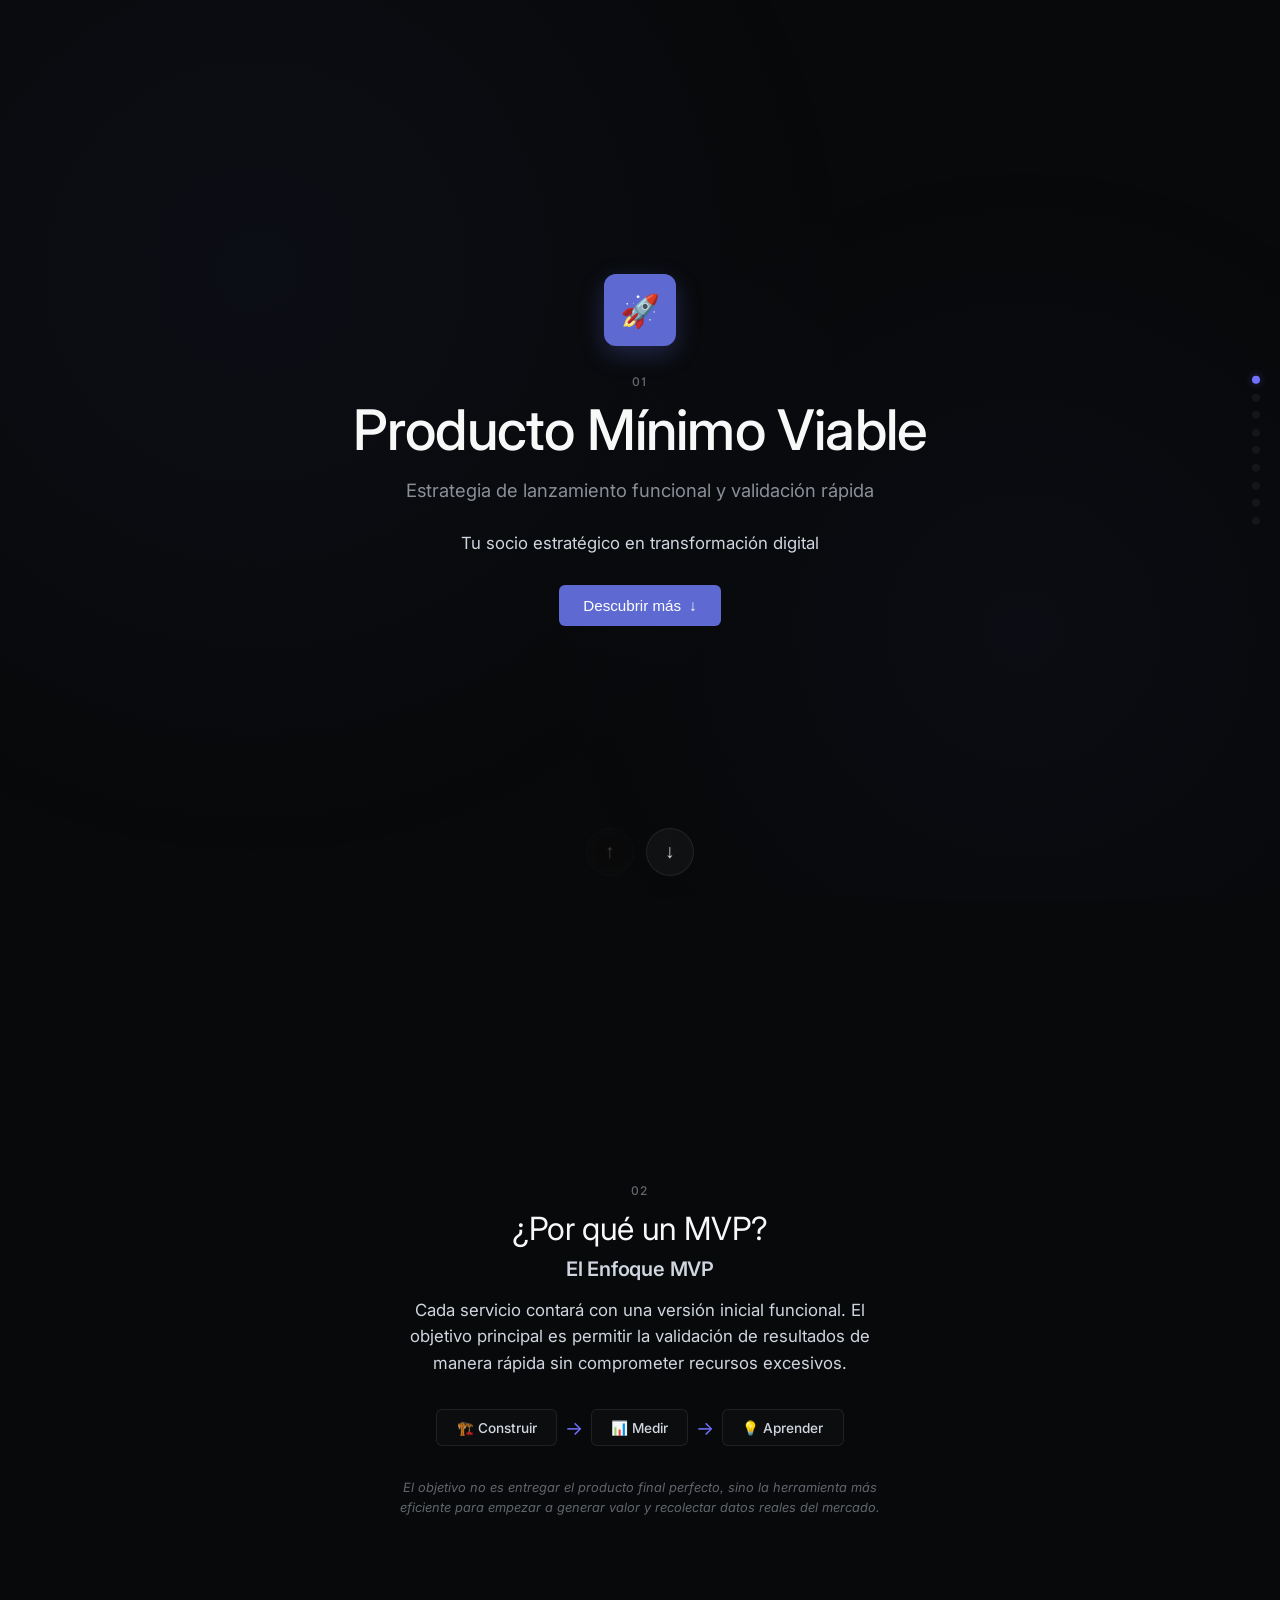
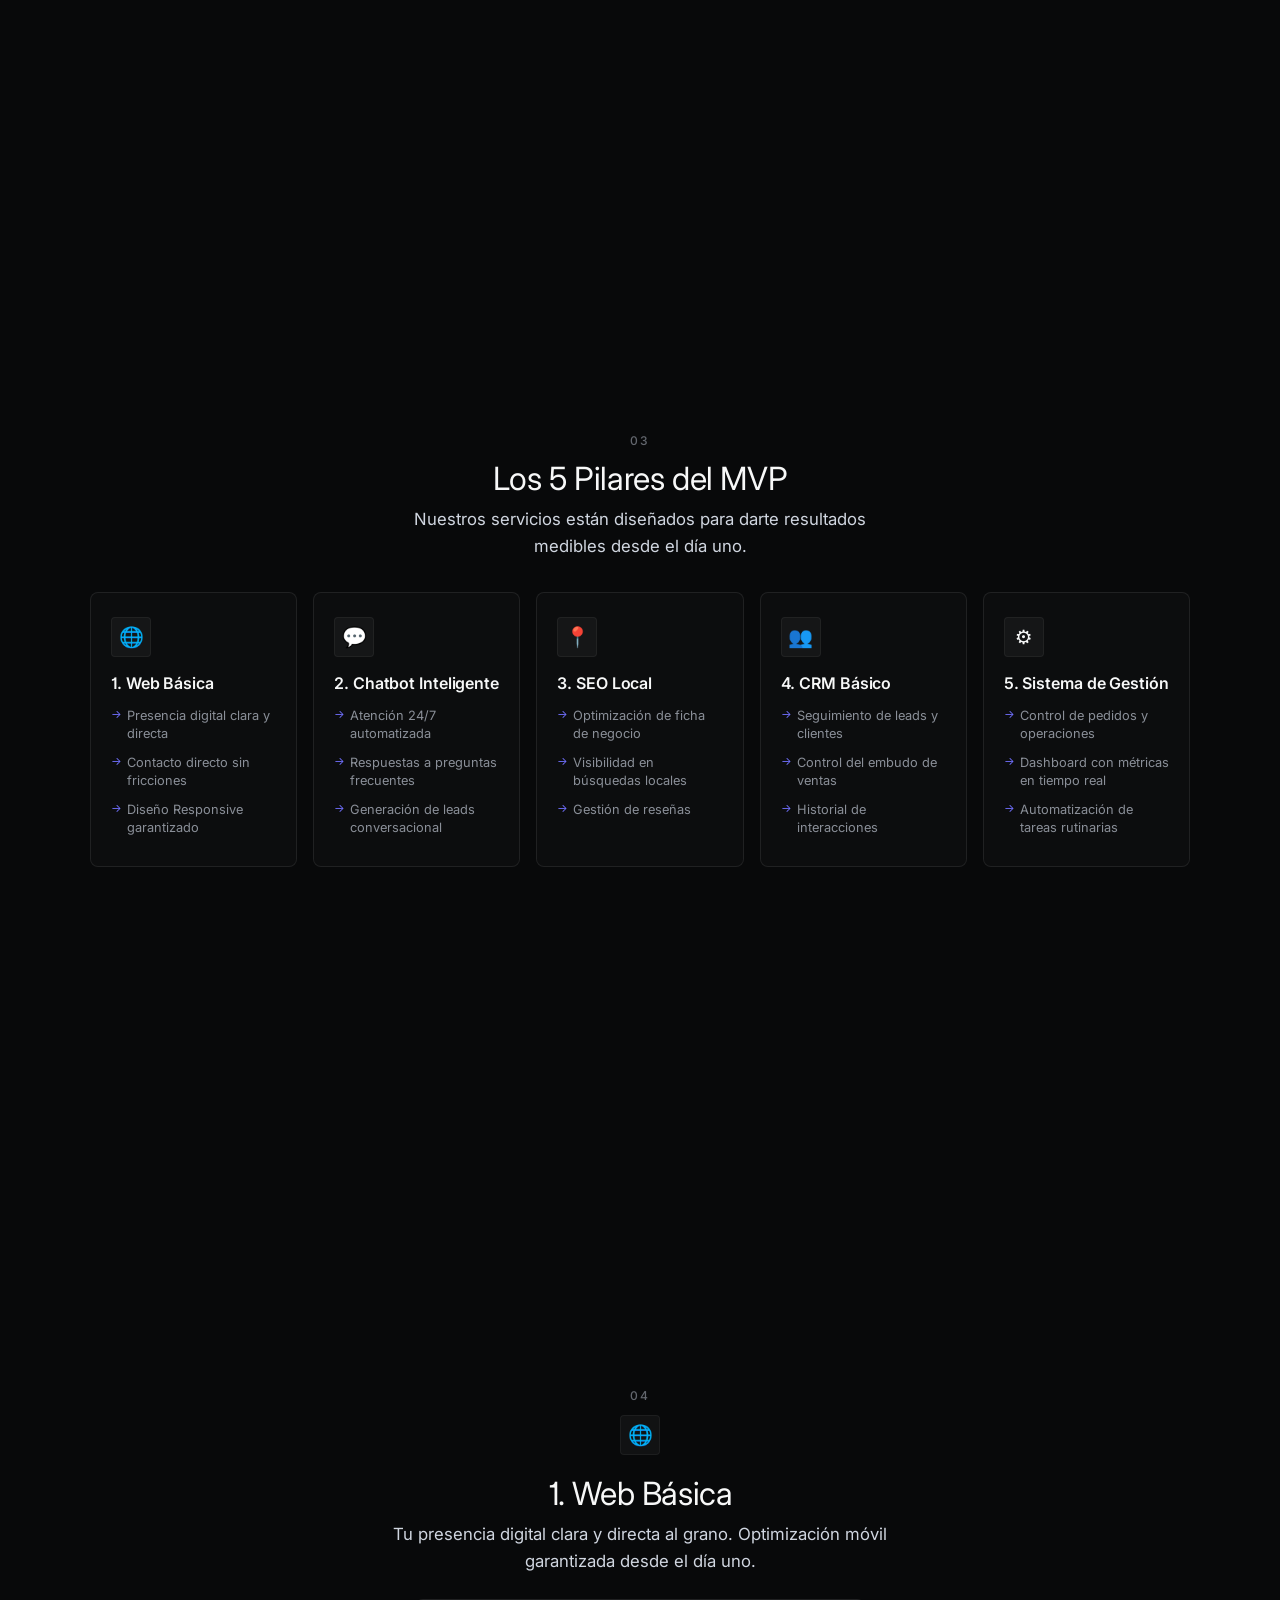
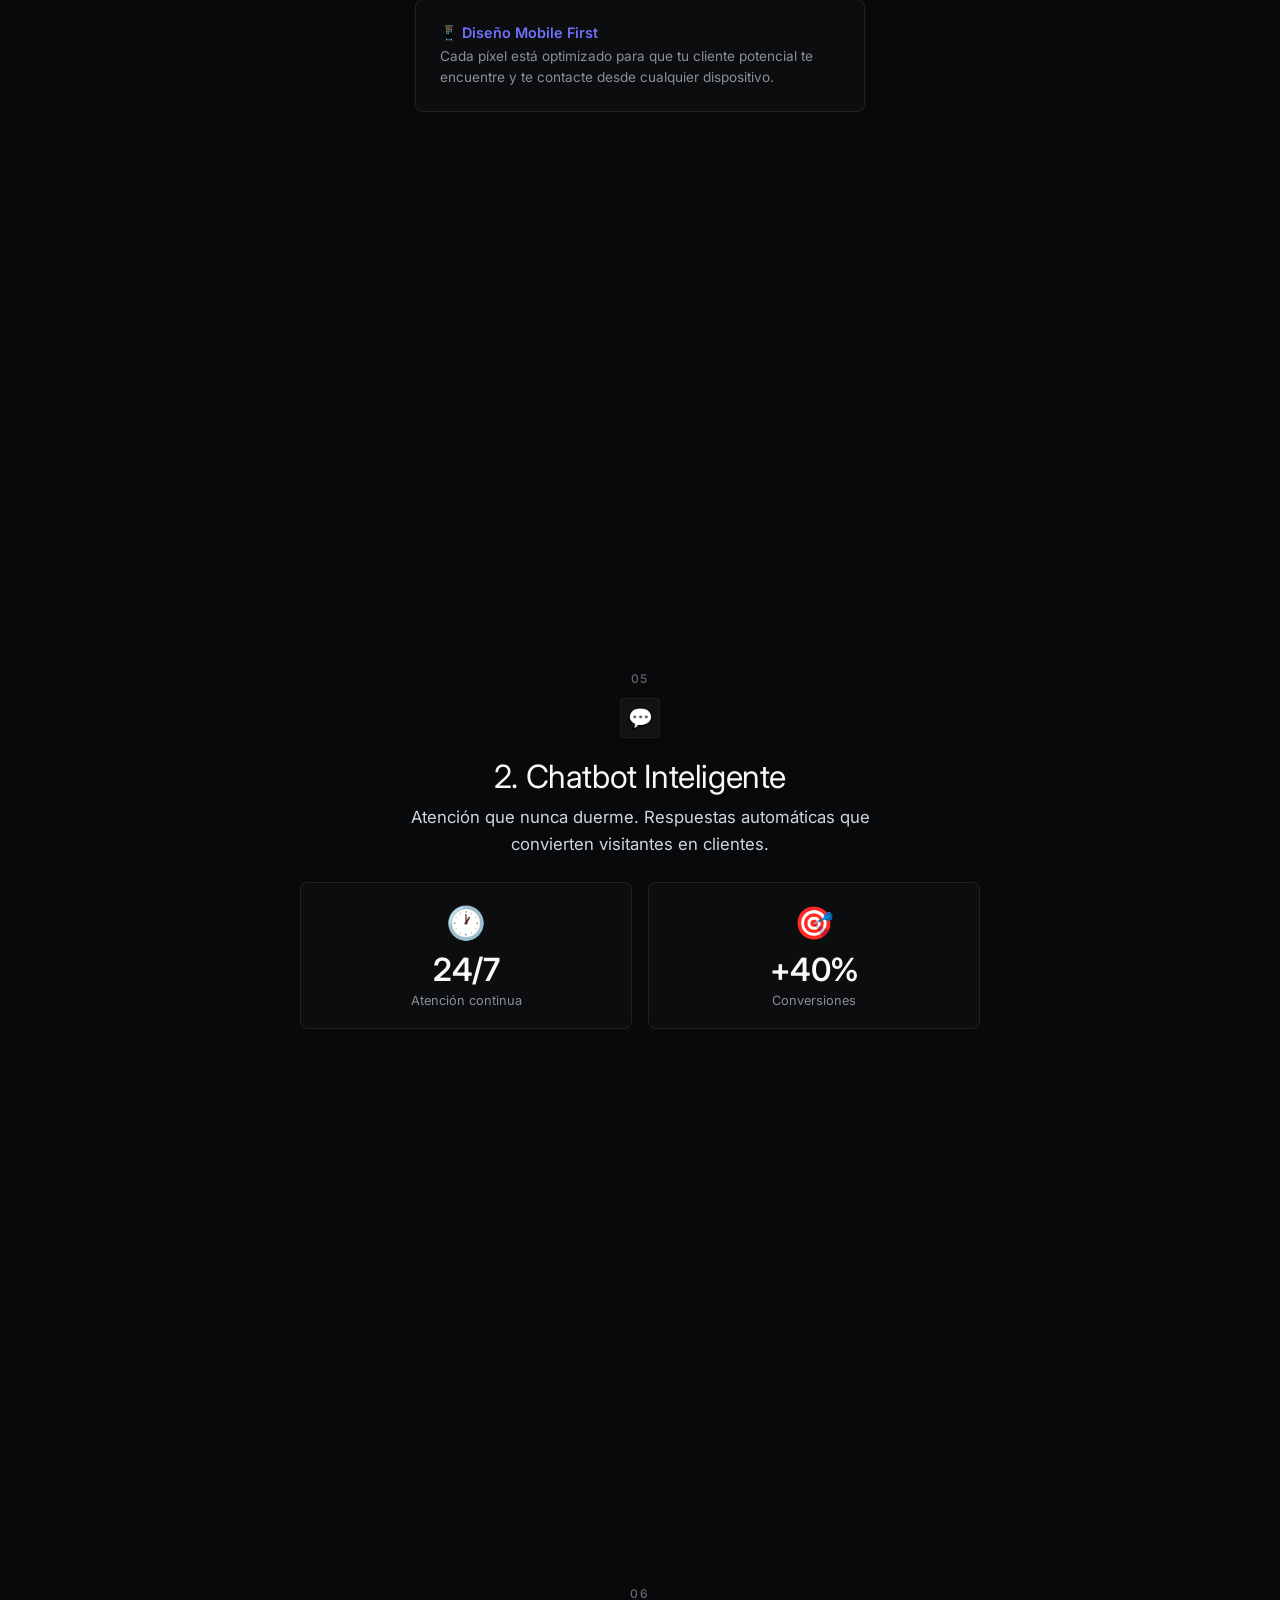
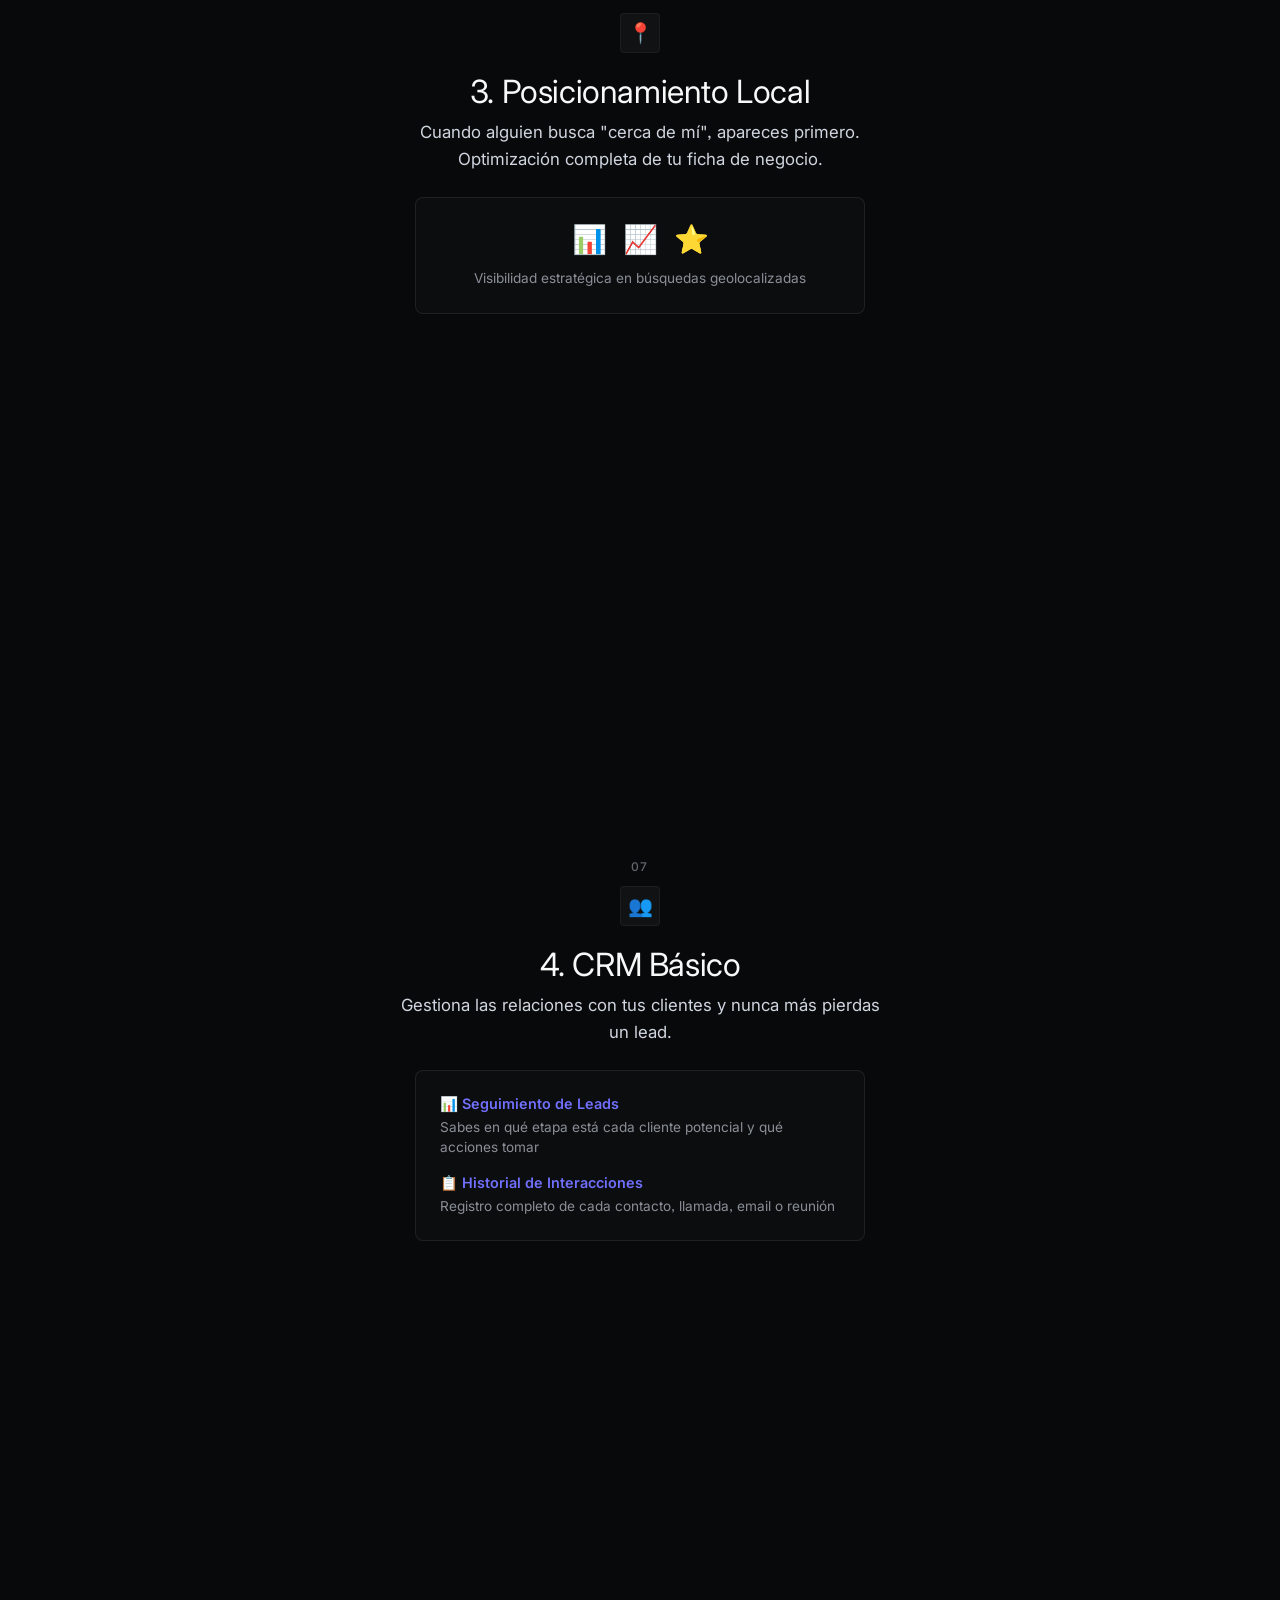
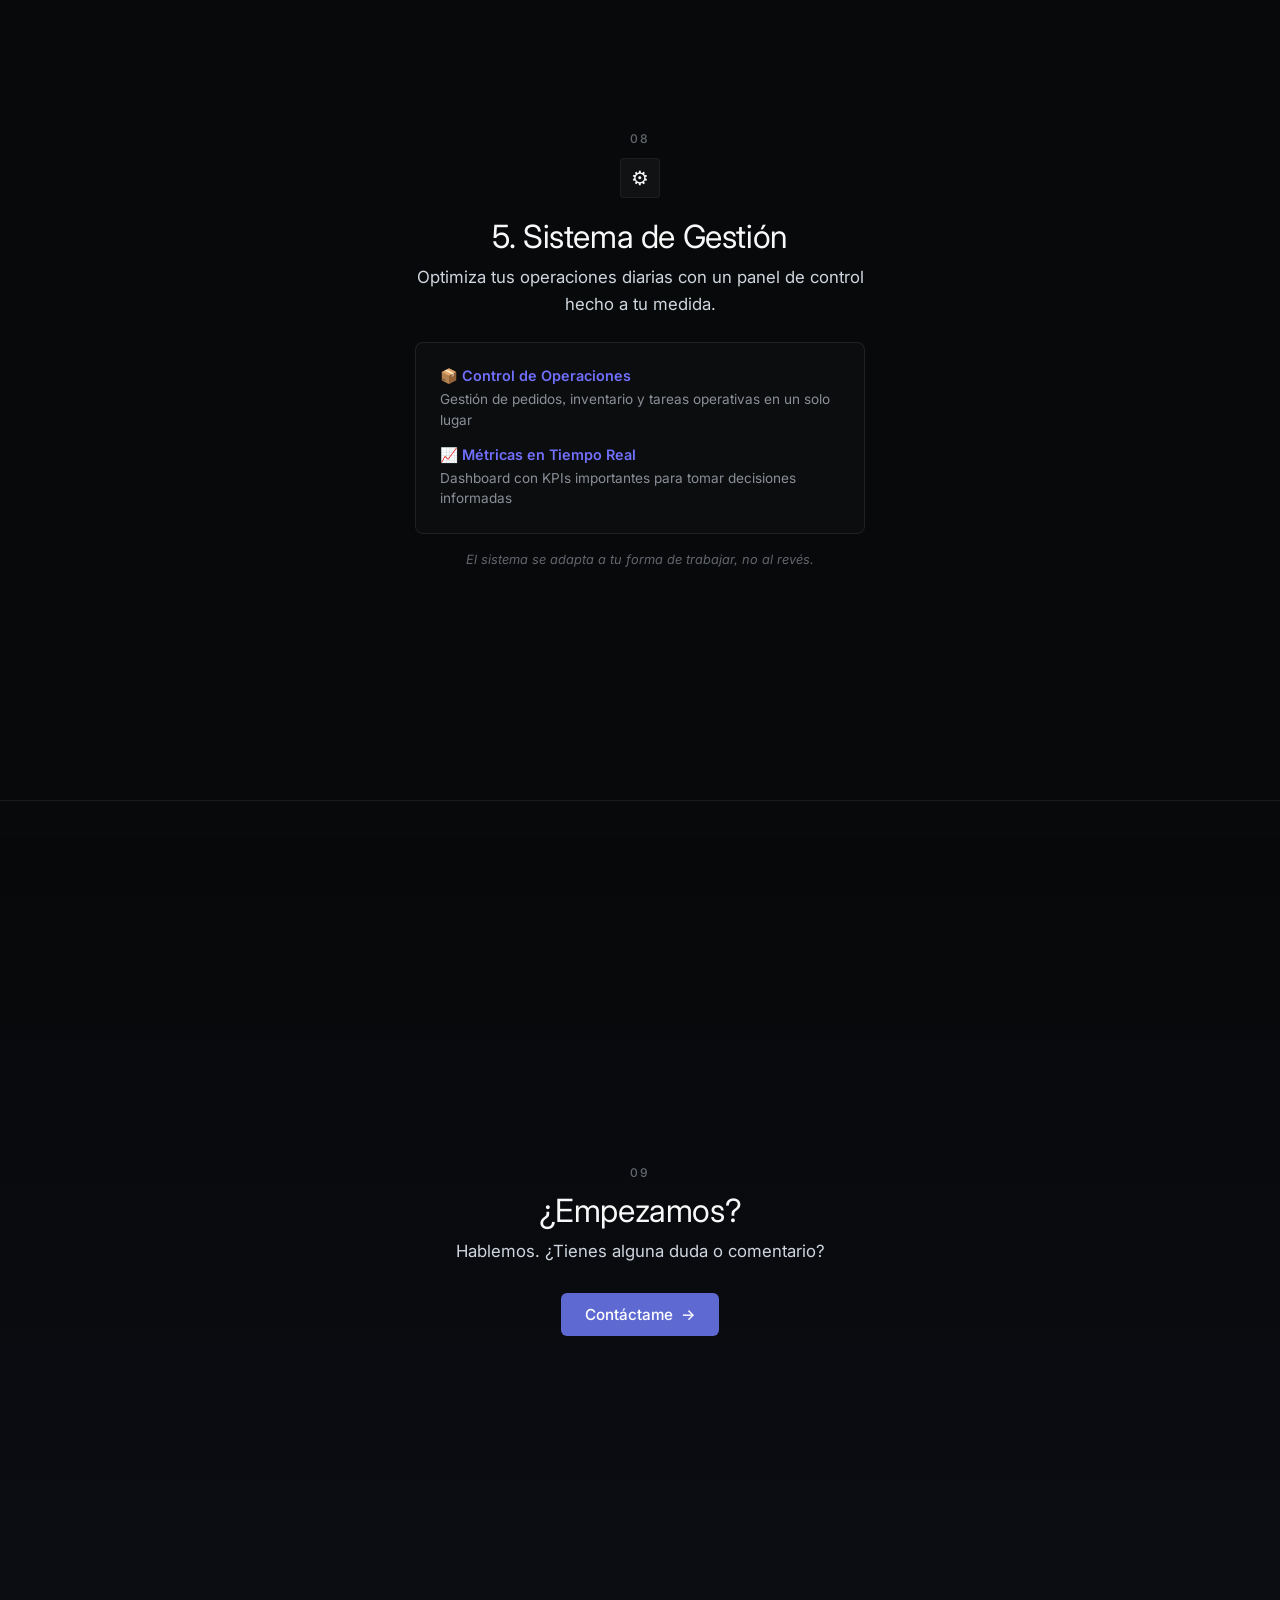
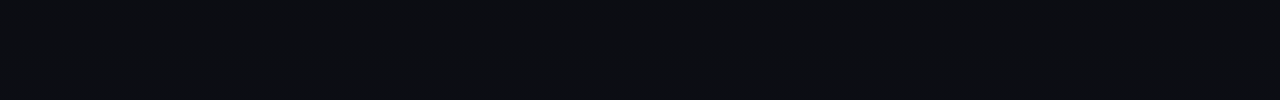
<file: index.html>
﻿<!DOCTYPE html>
<html lang="es">
<head>
  <meta charset="UTF-8">
  <meta name="viewport" content="width=device-width, initial-scale=1.0">
  <title>MVP - Producto Mínimo Viable</title>
  <link rel="preconnect" href="https://fonts.googleapis.com">
  <link rel="preconnect" href="https://fonts.gstatic.com" crossorigin>
  <link href="https://fonts.googleapis.com/css2?family=Inter:wght@300;400;510;590&display=swap" rel="stylesheet">
  <link rel="stylesheet" href="styles.css">
</head>
<body>

  <!-- Section 1: Cover -->
  <section class="section" id="section-0" data-index="0">
    <div class="section-content section-content-narrow">
      <div class="cover-icon">🚀</div>
      <div class="section-number">01</div>
      <h1>Producto Mínimo Viable</h1>
      <p class="subtitle">Estrategia de lanzamiento funcional y validación rápida</p>
      <p>Tu socio estratégico en transformación digital</p>
      <button class="cta-btn" onclick="scrollToSection(1)">
        Descubrir más
        <span>↓</span>
      </button>
    </div>
  </section>

  <!-- Section 2: MVP Approach -->
  <section class="section" id="section-1" data-index="1">
    <div class="section-content section-content-narrow">
      <div class="section-number">02</div>
      <h2>¿Por qué un MVP?</h2>
      <h3>El Enfoque MVP</h3>
      <p>Cada servicio contará con una versión inicial funcional. El objetivo principal es permitir la validación de resultados de manera rápida sin comprometer recursos excesivos.</p>
      
      <div class="cycle-container">
        <div class="cycle-step">🏗️ Construir</div>
        <span class="cycle-arrow">→</span>
        <div class="cycle-step">📊 Medir</div>
        <span class="cycle-arrow">→</span>
        <div class="cycle-step">💡 Aprender</div>
      </div>
      
      <p class="italic-note">El objetivo no es entregar el producto final perfecto, sino la herramienta más eficiente para empezar a generar valor y recolectar datos reales del mercado.</p>
    </div>
  </section>

  <!-- Section 3: Services Overview - 5 Cards in One Screen -->
  <section class="section" id="section-2" data-index="2">
    <div class="section-content">
      <div class="section-number">03</div>
      <h2>Los 5 Pilares del MVP</h2>
      <p>Nuestros servicios están diseñados para darte resultados medibles desde el día uno.</p>
      
      <div class="cards-grid">
        <div class="card">
          <div class="card-icon">🌐</div>
          <h4>1. Web Básica</h4>
          <ul>
            <li>Presencia digital clara y directa</li>
            <li>Contacto directo sin fricciones</li>
            <li>Diseño Responsive garantizado</li>
          </ul>
        </div>
        
        <div class="card">
          <div class="card-icon">💬</div>
          <h4>2. Chatbot Inteligente</h4>
          <ul>
            <li>Atención 24/7 automatizada</li>
            <li>Respuestas a preguntas frecuentes</li>
            <li>Generación de leads conversacional</li>
          </ul>
        </div>
        
        <div class="card">
          <div class="card-icon">📍</div>
          <h4>3. SEO Local</h4>
          <ul>
            <li>Optimización de ficha de negocio</li>
            <li>Visibilidad en búsquedas locales</li>
            <li>Gestión de reseñas</li>
          </ul>
        </div>
        
        <div class="card">
          <div class="card-icon">👥</div>
          <h4>4. CRM Básico</h4>
          <ul>
            <li>Seguimiento de leads y clientes</li>
            <li>Control del embudo de ventas</li>
            <li>Historial de interacciones</li>
          </ul>
        </div>
        
        <div class="card">
          <div class="card-icon">⚙️</div>
          <h4>5. Sistema de Gestión</h4>
          <ul>
            <li>Control de pedidos y operaciones</li>
            <li>Dashboard con métricas en tiempo real</li>
            <li>Automatización de tareas rutinarias</li>
          </ul>
        </div>
      </div>
    </div>
  </section>

  <!-- Section 4: Web Basic Detail -->
  <section class="section" id="section-3" data-index="3">
    <div class="section-content section-content-narrow">
      <div class="section-number">04</div>
      <div class="card-icon" style="margin: 0 auto 1.25rem;">🌐</div>
      <h2>1. Web Básica</h2>
      <p>Tu presencia digital clara y directa al grano. Optimización móvil garantizada desde el día uno.</p>
      
      <div class="detail-card">
        <div class="detail-item">
          <div class="detail-item-title">📱 Diseño Mobile First</div>
          <p>Cada píxel está optimizado para que tu cliente potencial te encuentre y te contacte desde cualquier dispositivo.</p>
        </div>
      </div>
    </div>
  </section>

  <!-- Section 5: Chatbot Detail -->
  <section class="section" id="section-4" data-index="4">
    <div class="section-content section-content-narrow">
      <div class="section-number">05</div>
      <div class="card-icon" style="margin: 0 auto 1.25rem;">💬</div>
      <h2>2. Chatbot Inteligente</h2>
      <p>Atención que nunca duerme. Respuestas automáticas que convierten visitantes en clientes.</p>
      
      <div class="detail-card-grid">
        <div class="stat-card">
          <div class="stat-icon">🕐</div>
          <div class="stat-number">24/7</div>
          <div class="stat-label">Atención continua</div>
        </div>
        <div class="stat-card">
          <div class="stat-icon">🎯</div>
          <div class="stat-number">+40%</div>
          <div class="stat-label">Conversiones</div>
        </div>
      </div>
    </div>
  </section>

  <!-- Section 6: SEO Local Detail -->
  <section class="section" id="section-5" data-index="5">
    <div class="section-content section-content-narrow">
      <div class="section-number">06</div>
      <div class="card-icon" style="margin: 0 auto 1.25rem;">📍</div>
      <h2>3. Posicionamiento Local</h2>
      <p>Cuando alguien busca "cerca de mí", apareces primero. Optimización completa de tu ficha de negocio.</p>
      
      <div class="detail-card">
        <div style="display: flex; align-items: center; justify-content: center; gap: 1rem; margin-bottom: 0.75rem;">
          <span style="font-size: 1.75rem;">📊</span>
          <span style="font-size: 1.75rem;">📈</span>
          <span style="font-size: 1.75rem;">⭐</span>
        </div>
        <p style="text-align: center; margin: 0; font-size: 0.85rem; color: var(--text-tertiary);">Visibilidad estratégica en búsquedas geolocalizadas</p>
      </div>
    </div>
  </section>

  <!-- Section 7: CRM Detail -->
  <section class="section" id="section-6" data-index="6">
    <div class="section-content section-content-narrow">
      <div class="section-number">07</div>
      <div class="card-icon" style="margin: 0 auto 1.25rem;">👥</div>
      <h2>4. CRM Básico</h2>
      <p>Gestiona las relaciones con tus clientes y nunca más pierdas un lead.</p>
      
      <div class="detail-card">
        <div class="detail-item">
          <div class="detail-item-title">📊 Seguimiento de Leads</div>
          <p>Sabes en qué etapa está cada cliente potencial y qué acciones tomar</p>
        </div>
        <div class="detail-item">
          <div class="detail-item-title">📋 Historial de Interacciones</div>
          <p>Registro completo de cada contacto, llamada, email o reunión</p>
        </div>
      </div>
    </div>
  </section>

  <!-- Section 8: System Detail -->
  <section class="section" id="section-7" data-index="7">
    <div class="section-content section-content-narrow">
      <div class="section-number">08</div>
      <div class="card-icon" style="margin: 0 auto 1.25rem;">⚙️</div>
      <h2>5. Sistema de Gestión</h2>
      <p>Optimiza tus operaciones diarias con un panel de control hecho a tu medida.</p>
      
      <div class="detail-card">
        <div class="detail-item">
          <div class="detail-item-title">📦 Control de Operaciones</div>
          <p>Gestión de pedidos, inventario y tareas operativas en un solo lugar</p>
        </div>
        <div class="detail-item">
          <div class="detail-item-title">📈 Métricas en Tiempo Real</div>
          <p>Dashboard con KPIs importantes para tomar decisiones informadas</p>
        </div>
      </div>
      
      <p class="italic-note">El sistema se adapta a tu forma de trabajar, no al revés.</p>
    </div>
  </section>

  <!-- Section 9: Final CTA -->
  <section class="section footer-cta" id="section-8" data-index="8">
    <div class="section-content section-content-narrow">
      <div class="section-number">09</div>
      <h2>¿Empezamos?</h2>
      <p>Hablemos. ¿Tienes alguna duda o comentario?</p>
      <a href="https://wa.me/526481019036?text=Hola,%20me%20interesa%20conocer%20más%20sobre%20sus%20servicios" class="cta-btn" target="_blank" rel="noopener noreferrer">
        Contáctame
        <span>→</span>
      </a>
    </div>
  </section>

  <!-- Navigation -->
  <div class="nav-buttons">
    <button class="nav-btn" id="prev-btn" onclick="prevSection()">↑</button>
    <button class="nav-btn" id="next-btn" onclick="nextSection()">↓</button>
  </div>

  <!-- Progress Dots -->
  <div class="progress-dots" id="progress-dots"></div>

  <script src="main.js"></script>
</body>
</html>
</file>
<file: styles.css>
﻿    /* ============================================
       LINEAR DESIGN SYSTEM
       Based on DESIGN.md specifications
       ============================================ */
    :root {
      /* Background Surfaces */
      --bg-marketing: #08090a;
      --bg-panel: #0f1011;
      --bg-surface: #191a1b;
      --bg-elevated: #28282c;
      
      /* Text Colors */
      --text-primary: #f7f8f8;
      --text-secondary: #d0d6e0;
      --text-tertiary: #8a8f98;
      --text-muted: #62666d;
      
      /* Brand & Accent (Linear's signature indigo-violet) */
      --brand-indigo: #5e6ad2;
      --accent-violet: #7170ff;
      --accent-hover: #828fff;
      --accent-lavender: #7a7fad;
      
      /* Borders - semi-transparent white */
      --border-subtle: rgba(255,255,255,0.05);
      --border-standard: rgba(255,255,255,0.08);
      --border-light: rgba(255,255,255,0.12);
      
      /* Button backgrounds - near-zero opacity */
      --btn-ghost: rgba(255,255,255,0.02);
      --btn-subtle: rgba(255,255,255,0.04);
      --btn-surface: rgba(255,255,255,0.06);
      
      /* Shadows */
      --shadow-surface: rgba(0,0,0,0.2) 0px 0px 0px 1px;
      --shadow-elevated: rgba(0,0,0,0.4) 0px 2px 4px;
      --shadow-focus: rgba(0,0,0,0.1) 0px 4px 12px;
      --shadow-dialog: rgba(0,0,0,0) 0px 8px 2px, rgba(0,0,0,0.01) 0px 5px 2px, rgba(0,0,0,0.04) 0px 3px 2px, rgba(0,0,0,0.07) 0px 1px 1px, rgba(0,0,0,0.08) 0px 0px 1px;
      
      /* Typography */
      --font-primary: 'Inter', -apple-system, system-ui, 'Segoe UI', Roboto, sans-serif;
      --font-mono: 'ui-monospace', 'SF Mono', 'Menlo', monospace;
      
      /* Spacing */
      --radius-micro: 2px;
      --radius-standard: 4px;
      --radius-comfortable: 6px;
      --radius-card: 8px;
      --radius-panel: 12px;
      --radius-pill: 9999px;
    }

    * {
      margin: 0;
      padding: 0;
      box-sizing: border-box;
    }

    html {
      scroll-behavior: smooth;
      font-feature-settings: "cv01", "ss03";
    }

    body {
      font-family: var(--font-primary);
      background: var(--bg-marketing);
      color: var(--text-primary);
      overflow-x: hidden;
      min-height: 100vh;
      font-feature-settings: "cv01", "ss03";
      -webkit-font-smoothing: antialiased;
      -moz-osx-font-smoothing: grayscale;
    }

    /* Subtle background texture */
    body::before {
      content: '';
      position: fixed;
      top: 0;
      left: 0;
      width: 100%;
      height: 100%;
      background: 
        radial-gradient(circle at 20% 30%, rgba(94, 106, 210, 0.06) 0%, transparent 50%),
        radial-gradient(circle at 80% 70%, rgba(113, 112, 255, 0.04) 0%, transparent 40%);
      pointer-events: none;
      z-index: -1;
    }

    /* Sections */
    .section {
      min-height: 100vh;
      display: flex;
      flex-direction: column;
      justify-content: center;
      align-items: center;
      padding: 4rem 1.5rem;
      position: relative;
    }

    .section-content {
      max-width: 1100px;
      width: 100%;
      text-align: center;
      animation: fadeIn 0.6s ease-out;
    }

    .section-content-narrow {
      max-width: 680px;
    }

    @keyframes fadeIn {
      from { opacity: 0; transform: translateY(20px); }
      to { opacity: 1; transform: translateY(0); }
    }

    /* Typography - Linear Style */
    h1 {
      font-family: var(--font-primary);
      font-size: clamp(2.5rem, 7vw, 3.5rem);
      font-weight: 510;
      line-height: 1.05;
      letter-spacing: -0.8px;
      margin-bottom: 1rem;
      color: var(--text-primary);
    }

    h2 {
      font-family: var(--font-primary);
      font-size: clamp(1.5rem, 4vw, 2rem);
      font-weight: 400;
      line-height: 1.2;
      margin-bottom: 0.5rem;
      letter-spacing: -0.4px;
      color: var(--text-primary);
    }

    h3 {
      font-family: var(--font-primary);
      font-size: clamp(1rem, 3vw, 1.25rem);
      font-weight: 590;
      color: var(--text-secondary);
      margin-bottom: 1rem;
      letter-spacing: -0.2px;
    }

    p {
      font-size: clamp(0.95rem, 2vw, 1.05rem);
      font-weight: 400;
      color: var(--text-secondary);
      line-height: 1.6;
      max-width: 500px;
      margin: 0 auto;
    }

    .subtitle {
      font-size: clamp(1rem, 2.5vw, 1.15rem);
      font-weight: 400;
      color: var(--text-tertiary);
      margin-bottom: 1.5rem;
    }

    /* Cover Section */
    .cover-icon {
      width: 72px;
      height: 72px;
      background: var(--brand-indigo);
      border-radius: var(--radius-panel);
      display: flex;
      align-items: center;
      justify-content: center;
      margin: 0 auto 1.75rem;
      font-size: 2rem;
      box-shadow: 0 8px 24px rgba(94, 106, 210, 0.3);
    }

    /* Section Number - Linear Style */
    .section-number {
      font-family: var(--font-primary);
      font-size: 0.75rem;
      font-weight: 510;
      color: var(--text-muted);
      letter-spacing: 0.15em;
      text-transform: uppercase;
      margin-bottom: 0.75rem;
    }

    /* Cards Grid - 5 columns */
    .cards-grid {
      display: grid;
      grid-template-columns: repeat(5, 1fr);
      gap: 1rem;
      margin-top: 2rem;
      width: 100%;
    }

    .card {
      background: var(--btn-ghost);
      border: 1px solid var(--border-standard);
      border-radius: var(--radius-card);
      padding: 1.5rem 1.25rem;
      text-align: left;
      transition: all 0.25s ease;
      display: flex;
      flex-direction: column;
    }

    .card:hover {
      background: var(--btn-subtle);
      border-color: var(--border-light);
      transform: translateY(-2px);
    }

    .card-icon {
      width: 40px;
      height: 40px;
      background: var(--btn-subtle);
      border: 1px solid var(--border-subtle);
      border-radius: var(--radius-standard);
      display: flex;
      align-items: center;
      justify-content: center;
      font-size: 1.25rem;
      margin-bottom: 1rem;
    }

    .card h4 {
      font-family: var(--font-primary);
      font-size: 1rem;
      font-weight: 590;
      margin-bottom: 0.5rem;
      color: var(--text-primary);
      letter-spacing: -0.1px;
    }

    .card ul {
      list-style: none;
      padding: 0;
      margin: 0;
      flex-grow: 1;
    }

    .card li {
      color: var(--text-tertiary);
      font-size: 0.8rem;
      padding: 0.35rem 0;
      padding-left: 1rem;
      position: relative;
      line-height: 1.4;
    }

    .card li::before {
      content: '→';
      position: absolute;
      left: 0;
      color: var(--accent-violet);
      font-size: 0.7rem;
    }

    /* Cycle Diagram - Linear Style */
    .cycle-container {
      display: flex;
      align-items: center;
      justify-content: center;
      gap: 0.5rem;
      margin: 2rem 0;
      flex-wrap: wrap;
    }

    .cycle-step {
      background: var(--btn-ghost);
      border: 1px solid var(--border-standard);
      color: var(--text-secondary);
      padding: 0.6rem 1.2rem;
      border-radius: var(--radius-comfortable);
      font-weight: 510;
      font-size: 0.85rem;
      transition: all 0.25s ease;
    }

    .cycle-step:hover {
      background: var(--btn-subtle);
      border-color: var(--border-light);
      color: var(--text-primary);
    }

    .cycle-arrow {
      color: var(--accent-violet);
      font-size: 1.2rem;
    }

    /* Navigation - Fixed bottom */
    .nav-buttons {
      position: fixed;
      bottom: 1.5rem;
      left: 50%;
      transform: translateX(-50%);
      display: flex;
      gap: 0.75rem;
      z-index: 100;
    }

    .nav-btn {
      width: 48px;
      height: 48px;
      border-radius: 50%;
      border: 1px solid var(--border-standard);
      background: var(--btn-subtle);
      color: var(--text-secondary);
      font-size: 1.2rem;
      cursor: pointer;
      transition: all 0.2s ease;
      display: flex;
      align-items: center;
      justify-content: center;
      backdrop-filter: blur(8px);
    }

    .nav-btn:hover {
      background: var(--btn-surface);
      border-color: var(--border-light);
      color: var(--text-primary);
    }

    .nav-btn:disabled {
      opacity: 0.25;
      cursor: not-allowed;
    }

    .nav-btn:disabled:hover {
      background: var(--btn-subtle);
      border-color: var(--border-standard);
      color: var(--text-secondary);
    }

    /* Progress Dots - Right side */
    .progress-dots {
      position: fixed;
      right: 1.25rem;
      top: 50%;
      transform: translateY(-50%);
      display: flex;
      flex-direction: column;
      gap: 0.6rem;
      z-index: 100;
    }

    .dot {
      width: 8px;
      height: 8px;
      border-radius: 50%;
      background: var(--border-subtle);
      cursor: pointer;
      transition: all 0.25s ease;
    }

    .dot.active {
      background: var(--accent-violet);
      box-shadow: 0 0 8px rgba(113, 112, 255, 0.4);
    }

    .dot:hover {
      background: var(--accent-violet);
    }

    /* CTA Button - Linear Primary Brand Style */
    .cta-btn {
      display: inline-flex;
      align-items: center;
      gap: 0.5rem;
      background: var(--brand-indigo);
      color: #ffffff;
      padding: 0.75rem 1.5rem;
      border-radius: var(--radius-comfortable);
      font-weight: 510;
      font-size: 0.95rem;
      text-decoration: none;
      margin-top: 1.75rem;
      transition: all 0.2s ease;
      border: none;
      cursor: pointer;
    }

    .cta-btn:hover {
      background: var(--accent-hover);
      transform: translateY(-1px);
      box-shadow: 0 4px 12px rgba(94, 106, 210, 0.35);
    }

    /* Ghost Button variant */
    .cta-btn-ghost {
      display: inline-flex;
      align-items: center;
      gap: 0.5rem;
      background: var(--btn-ghost);
      color: var(--text-secondary);
      padding: 0.75rem 1.5rem;
      border-radius: var(--radius-comfortable);
      font-weight: 510;
      font-size: 0.95rem;
      text-decoration: none;
      margin-top: 1rem;
      margin-left: 0.75rem;
      transition: all 0.2s ease;
      border: 1px solid var(--border-standard);
      cursor: pointer;
    }

    .cta-btn-ghost:hover {
      background: var(--btn-subtle);
      border-color: var(--border-light);
      color: var(--text-primary);
    }

    /* Detail Cards */
    .detail-card {
      background: var(--btn-ghost);
      border: 1px solid var(--border-standard);
      border-radius: var(--radius-card);
      padding: 1.5rem;
      text-align: left;
      max-width: 450px;
      margin: 1.5rem auto 0;
    }

    .detail-card-grid {
      display: grid;
      grid-template-columns: 1fr 1fr;
      gap: 1rem;
      max-width: 700px;
      margin: 1.5rem auto 0;
    }

    .stat-card {
      background: var(--btn-ghost);
      border: 1px solid var(--border-standard);
      border-radius: var(--radius-card);
      padding: 1.25rem;
      text-align: center;
    }

    .stat-number {
      color: var(--text-primary);
      font-weight: 590;
      font-size: 2rem;
      font-family: var(--font-primary);
      letter-spacing: -0.5px;
    }

    .stat-label {
      color: var(--text-tertiary);
      font-size: 0.8rem;
      margin-top: 0.25rem;
    }

    .stat-icon {
      font-size: 2rem;
      margin-bottom: 0.5rem;
    }

    /* Detail card internal items */
    .detail-item {
      margin-bottom: 1rem;
    }

    .detail-item:last-child {
      margin-bottom: 0;
    }

    .detail-item-title {
      font-weight: 590;
      font-size: 0.9rem;
      color: var(--accent-violet);
      margin-bottom: 0.25rem;
      display: flex;
      align-items: center;
      gap: 0.5rem;
    }

    .detail-item p {
      font-size: 0.85rem;
      color: var(--text-tertiary);
      max-width: 100%;
      margin: 0;
      line-height: 1.5;
    }

    /* Footer CTA */
    .footer-cta {
      background: linear-gradient(180deg, transparent 0%, rgba(94, 106, 210, 0.05) 100%);
      border-top: 1px solid var(--border-subtle);
    }

    /* Italic small text */
    .italic-note {
      font-size: 0.8rem;
      font-style: italic;
      color: var(--text-muted);
      margin-top: 1rem;
      line-height: 1.5;
    }

    /* ============================================
       RESPONSIVE DESIGN
       ============================================ */
    @media (max-width: 1024px) {
      .cards-grid {
        grid-template-columns: repeat(3, 1fr);
      }
    }

    @media (max-width: 768px) {
      /* Hide progress dots on mobile */
      .progress-dots {
        display: none;
      }

      /* Navigation buttons */
      .nav-buttons {
        bottom: 1rem;
        gap: 0.75rem;
      }

      .nav-btn {
        width: 52px;
        height: 52px;
        font-size: 1.3rem;
      }

      /* Sections */
      .section {
        min-height: 100vh;
        display: flex;
        flex-direction: column;
        justify-content: flex-start;
        align-items: center;
        padding: 3rem 1.25rem 5rem 1.25rem;
        scroll-margin-top: 0;
        overflow-y: auto;
        -webkit-overflow-scrolling: touch;
      }

      .section-content {
        max-width: 100%;
        width: 100%;
        text-align: center;
        animation: fadeIn 0.6s ease-out;
        flex-shrink: 0;
      }

      .section-content-narrow {
        max-width: 100%;
      }

      /* Spacing */
      .section-content > * + * {
        margin-top: 0.5rem;
      }

      /* Typography */
      .section-number {
        margin-bottom: 0.5rem;
        font-size: 0.7rem;
      }

      h1 {
        font-size: clamp(2rem, 8vw, 2.5rem);
        letter-spacing: -0.6px;
      }

      .subtitle {
        margin-bottom: 1rem;
        font-size: clamp(1rem, 3.5vw, 1.1rem);
      }

      h2 {
        font-size: clamp(1.4rem, 5vw, 1.7rem);
        letter-spacing: -0.3px;
      }

      h3 {
        font-size: clamp(1rem, 3.5vw, 1.1rem);
      }

      p {
        font-size: clamp(0.95rem, 3vw, 1rem);
        max-width: 100%;
      }

      /* Cover icon */
      .cover-icon {
        width: 64px;
        height: 64px;
        font-size: 1.75rem;
        margin-bottom: 1.25rem;
        border-radius: var(--radius-panel);
      }

      /* CTA buttons */
      .cta-btn {
        margin-top: 1.25rem;
        padding: 0.7rem 1.25rem;
        font-size: 0.9rem;
        min-height: 48px;
      }

      .cta-btn-ghost {
        margin-top: 0.75rem;
        margin-left: 0.5rem;
        padding: 0.7rem 1.25rem;
        font-size: 0.9rem;
      }

      /* Cycle diagram */
      .cycle-container {
        margin: 1rem 0;
        gap: 0.35rem;
      }

      .cycle-step {
        padding: 0.55rem 0.9rem;
        font-size: 0.8rem;
        border-radius: var(--radius-comfortable);
      }

      .cycle-arrow {
        font-size: 1rem;
      }

      /* Cards */
      .card {
        padding: 1.1rem;
        border-radius: var(--radius-card);
      }

      .card-icon {
        width: 36px;
        height: 36px;
        font-size: 1.1rem;
        margin-bottom: 0.75rem;
        border-radius: var(--radius-standard);
      }

      .card h4 {
        font-size: 0.95rem;
        margin-bottom: 0.4rem;
      }

      .card li {
        font-size: 0.78rem;
        padding: 0.3rem 0;
        padding-left: 0.9rem;
      }

      .card li::before {
        font-size: 0.65rem;
      }

      /* Detail cards */
      .detail-card {
        padding: 1.1rem;
        margin-top: 1rem;
        border-radius: var(--radius-card);
        text-align: left;
      }

      .detail-card p {
        font-size: 0.85rem;
      }

      .detail-card-grid {
        margin-top: 1rem;
        gap: 0.75rem;
      }

      .stat-card {
        padding: 1rem;
        border-radius: var(--radius-card);
      }

      .stat-number {
        font-size: 1.6rem;
      }

      .stat-label {
        font-size: 0.75rem;
      }

      .stat-icon {
        font-size: 1.6rem;
      }

      .detail-item {
        margin-bottom: 0.75rem;
      }

      .detail-item-title {
        font-size: 0.85rem;
      }

      .detail-item p {
        font-size: 0.8rem;
      }

      /* Section 3: 5 Pillars - vertical scroll */
      #section-2 {
        padding: 3rem 1.25rem 5rem 1.25rem;
        min-height: 100vh;
      }

      #section-2 .section-content {
        display: flex;
        flex-direction: column;
        height: 100%;
      }

      #section-2 > .section-content > p {
        margin-bottom: 0.75rem;
      }

      #section-2 .cards-grid {
        display: flex;
        flex-direction: column;
        gap: 0.75rem;
        overflow-y: auto;
        scrollbar-width: none;
        -ms-overflow-style: none;
        scroll-snap-type: y mandatory;
        padding-bottom: 1rem;
        flex-grow: 1;
      }

      #section-2 .cards-grid::-webkit-scrollbar {
        display: none;
      }

      #section-2 .card {
        flex-shrink: 0;
        scroll-snap-align: center;
        min-height: calc(100vh - 280px);
        display: flex;
        flex-direction: column;
        justify-content: center;
        border-radius: var(--radius-card);
        padding: 1.25rem;
      }

      #section-2 .card h4 {
        font-size: 1.1rem;
        margin-bottom: 0.5rem;
      }

      #section-2 .card li {
        font-size: 0.9rem;
        padding: 0.35rem 0;
        padding-left: 1rem;
      }

      #section-2 .card ul {
        margin-top: 0.25rem;
      }

      /* Italic note */
      .italic-note {
        font-size: 0.75rem;
        margin-top: 0.75rem;
      }
    }
</file>
